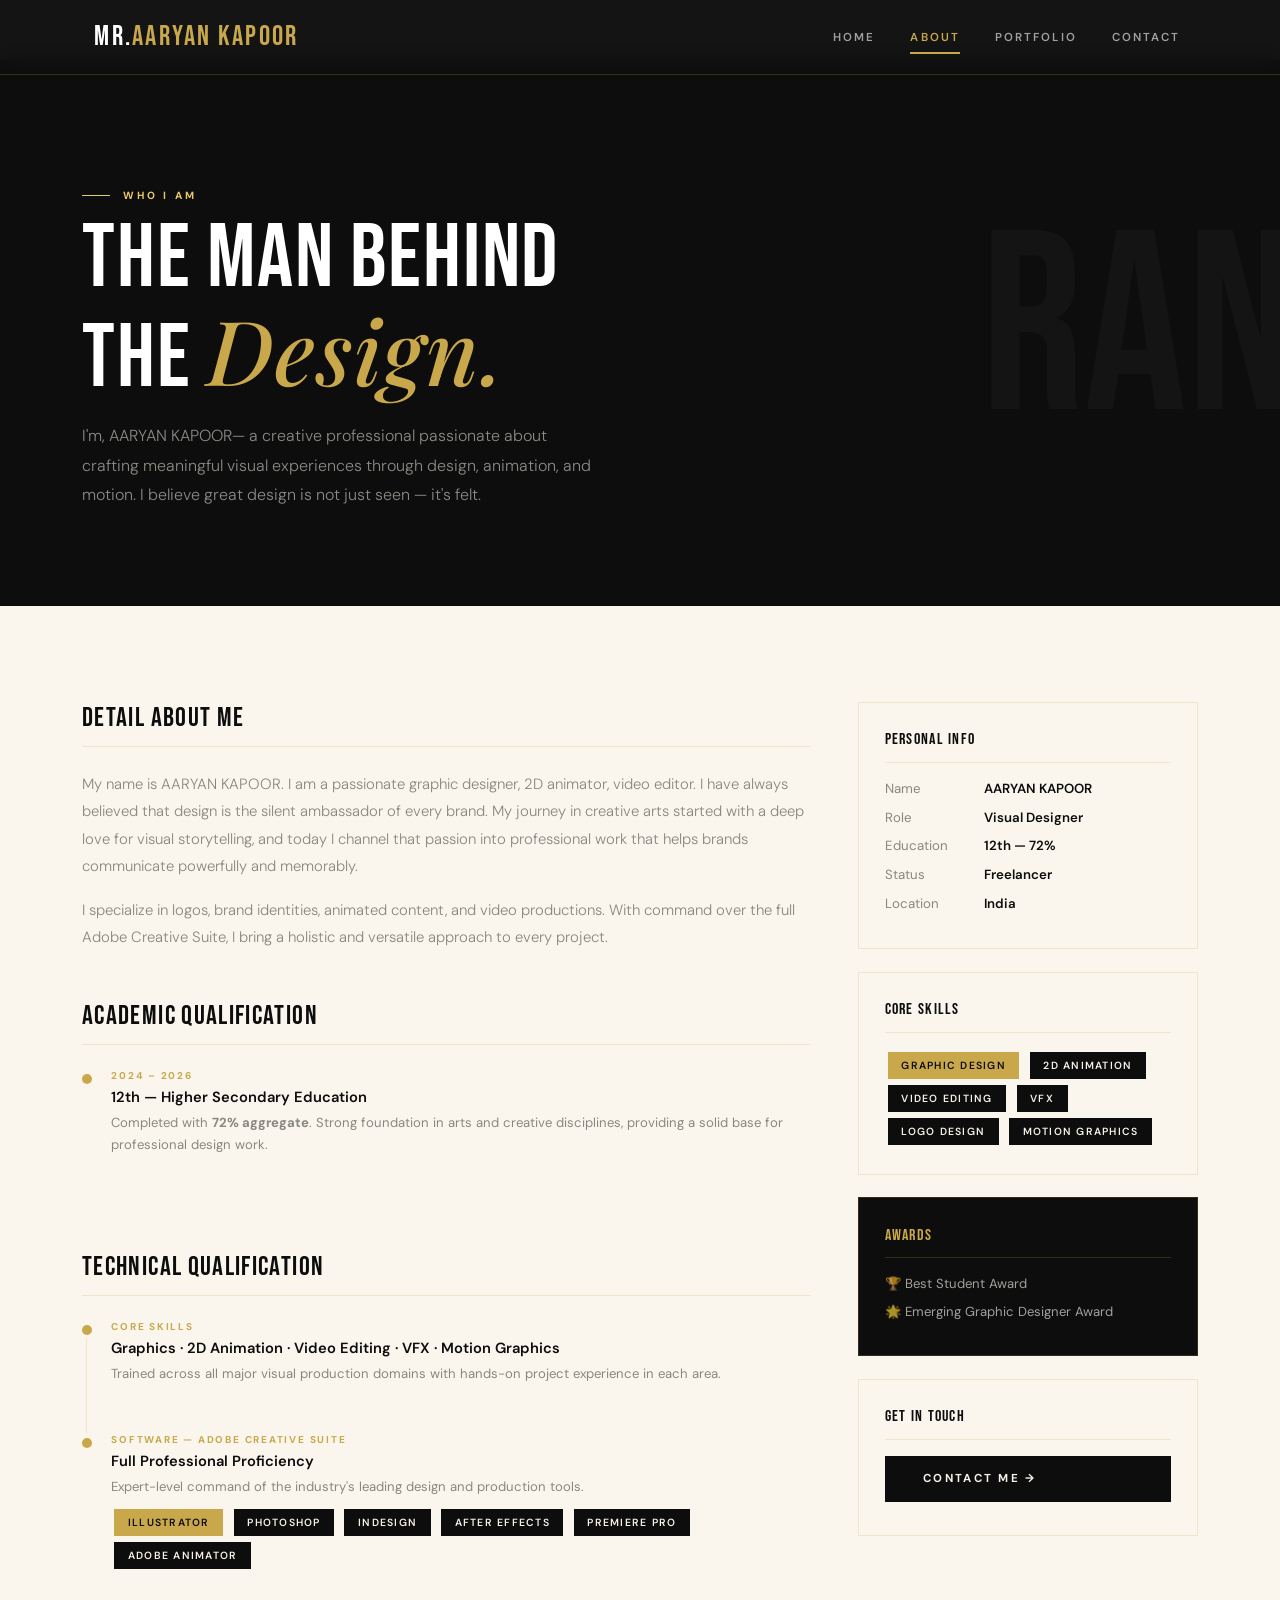
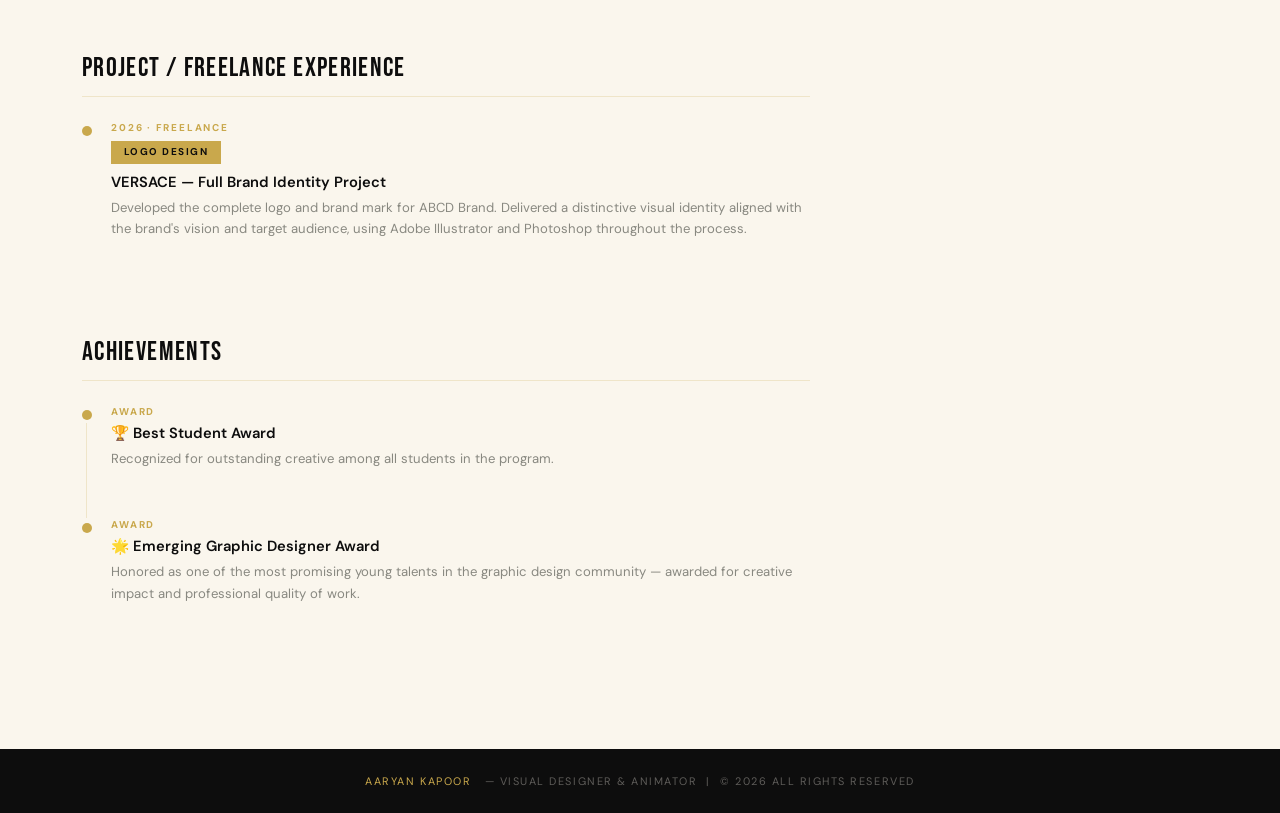
<file: about.html>
<!DOCTYPE html>
<!-- ============================================================
     about.html — Mr. Ran Portfolio | ABOUT PAGE
     Bootstrap 5.3 + Embedded CSS
     Sections: Hero · Detail · Academics · Technical · Experience · Achievements · Sidebar
   ============================================================ -->
<html lang="en">
<head>
  <meta charset="UTF-8"/>
  <meta name="viewport" content="width=device-width, initial-scale=1.0"/>
  <title>Mr. Ran | About Me</title>

  <link rel="preconnect" href="https://fonts.googleapis.com"/>
  <link href="https://fonts.googleapis.com/css2?family=Bebas+Neue&family=Playfair+Display:ital,wght@0,700;1,700&family=DM+Sans:wght@300;400;500;600&display=swap" rel="stylesheet"/>
  <link href="https://cdn.jsdelivr.net/npm/bootstrap@5.3.3/dist/css/bootstrap.min.css" rel="stylesheet"/>
  <link href="https://cdn.jsdelivr.net/npm/bootstrap-icons@1.11.3/font/bootstrap-icons.min.css" rel="stylesheet"/>

  <style>
    /* ══════════════════════════════
       CSS VARIABLES
    ══════════════════════════════ */
    :root {
      --dark:   #0d0d0d;
      --gold:   #c9a84c;
      --gold2:  #e8c96a;
      --light:  #f5f0e8;
      --cream:  #faf6ed;
      --muted:  #888880;
      --border: rgba(201,168,76,0.22);
      --ff-d:   'Bebas Neue', sans-serif;
      --ff-s:   'Playfair Display', serif;
      --ff-b:   'DM Sans', sans-serif;
      --tr:     all 0.3s ease;
    }

    /* ══════════════════════════════
       BASE
    ══════════════════════════════ */
    *, *::before, *::after { margin:0; padding:0; box-sizing:border-box; }
    html { scroll-behavior:smooth; }
    body { font-family:var(--ff-b); background:var(--cream); color:var(--dark); overflow-x:hidden; }
    a { text-decoration:none; color:inherit; transition:var(--tr); }

    /* ══════════════════════════════
       NAVBAR
    ══════════════════════════════ */
    #mainNav {
      background:rgba(13,13,13,0.97) !important;
      backdrop-filter:blur(12px);
      border-bottom:1px solid var(--border);
      padding:0.7rem 0;
    }
    .navbar-brand { font-family:var(--ff-d); font-size:1.75rem; letter-spacing:0.08em; color:#fff !important; }
    .navbar-brand span { color:var(--gold); }
    .navbar-nav .nav-link {
      font-size:0.72rem; font-weight:600; letter-spacing:0.18em; text-transform:uppercase;
      color:rgba(255,255,255,0.6) !important; padding:0.5rem 1.1rem !important;
      position:relative; transition:var(--tr);
    }
    .navbar-nav .nav-link::after {
      content:''; position:absolute; bottom:0; left:1.1rem; right:1.1rem;
      height:2px; background:var(--gold); transform:scaleX(0); transition:transform 0.3s;
    }
    .navbar-nav .nav-link:hover, .navbar-nav .nav-link.here { color:var(--gold) !important; }
    .navbar-nav .nav-link:hover::after, .navbar-nav .nav-link.here::after { transform:scaleX(1); }
    .navbar-toggler { border-color:var(--border) !important; }
    .navbar-toggler-icon { filter:invert(1); }

    /* ══════════════════════════════
       SHARED UTILITIES
    ══════════════════════════════ */
    .sec-label {
      font-size:0.65rem; font-weight:700; letter-spacing:0.3em; text-transform:uppercase;
      color:var(--gold); display:flex; align-items:center; gap:0.8rem; margin-bottom:0.7rem;
    }
    .sec-label::before { content:''; display:block; width:28px; height:1px; background:var(--gold); flex-shrink:0; }
    .sec-title { font-family:var(--ff-d); font-size:clamp(2rem,5vw,3.8rem); line-height:1; letter-spacing:0.02em; margin-bottom:1rem; }
    .sec-title em { font-family:var(--ff-s); font-style:italic; color:var(--gold); }
    .body-text { font-size:0.93rem; line-height:1.85; color:var(--muted); font-weight:300; }
    .tool-chip { display:inline-block; background:var(--dark); color:var(--light); font-size:0.65rem; font-weight:600; letter-spacing:0.12em; text-transform:uppercase; padding:0.35rem 0.85rem; margin:0.2rem; }
    .tool-chip-gold { background:var(--gold); color:var(--dark); }
    .btn-cta {
      background:var(--dark); color:var(--light); border:none; border-radius:0;
      font-family:var(--ff-b); font-size:0.72rem; font-weight:700; letter-spacing:0.2em; text-transform:uppercase;
      padding:0.9rem 2.4rem; position:relative; overflow:hidden; cursor:pointer; transition:color 0.35s;
      display:inline-block; width:100%;
    }
    .btn-cta::before { content:''; position:absolute; inset:0; background:var(--gold); transform:translateX(-101%); transition:transform 0.35s; z-index:0; }
    .btn-cta:hover { color:var(--dark); }
    .btn-cta:hover::before { transform:translateX(0); }
    .btn-cta span { position:relative; z-index:1; }
    .reveal { opacity:0; transform:translateY(26px); transition:opacity 0.65s ease, transform 0.65s ease; }
    .reveal.visible { opacity:1; transform:translateY(0); }

    /* ══════════════════════════════
       ABOUT HERO
    ══════════════════════════════ */
    .about-hero {
      background:var(--dark); color:var(--light);
      padding:8rem 0 5rem; position:relative; overflow:hidden; margin-top:60px;
    }
    .about-hero::before {
      content:'RAN'; position:absolute; right:-1rem; top:50%; transform:translateY(-50%);
      font-family:var(--ff-d); font-size:20vw; color:rgba(255,255,255,0.03); pointer-events:none;
    }
    .about-hero .sec-title { font-size:clamp(2.5rem,7vw,6rem); color:#fff; }
    .about-hero .hero-sub { font-size:1rem; max-width:520px; line-height:1.85; color:rgba(245,240,232,0.55); font-weight:300; margin-top:1rem; }
    .about-hero .sec-label { color:var(--gold2); }
    .about-hero .sec-label::before { background:var(--gold2); }

    /* ══════════════════════════════
       DETAIL SECTION
    ══════════════════════════════ */
    .detail-section { padding:6rem 0; }
    .sub-heading {
      font-family:var(--ff-d); font-size:1.7rem; letter-spacing:0.05em;
      border-bottom:1px solid var(--border); padding-bottom:0.7rem; margin-bottom:1.5rem;
    }

    /* ══════════════════════════════
       TIMELINE
    ══════════════════════════════ */
    .timeline-item { display:flex; gap:1.2rem; padding-bottom:2rem; position:relative; }
    .timeline-item::before {
      content:''; position:absolute; left:4px; top:18px; width:1px; bottom:0; background:var(--border);
    }
    .timeline-item:last-child::before { display:none; }
    .tl-dot { width:10px; height:10px; border-radius:50%; background:var(--gold); flex-shrink:0; margin-top:5px; }
    .tl-year { font-size:0.62rem; letter-spacing:0.18em; text-transform:uppercase; color:var(--gold); font-weight:700; margin-bottom:0.15rem; }
    .tl-title { font-size:0.92rem; font-weight:600; margin-bottom:0.25rem; }
    .tl-desc { font-size:0.82rem; color:var(--muted); line-height:1.65; }

    /* ══════════════════════════════
       SIDEBAR
    ══════════════════════════════ */
    .about-sidebar { position:sticky; top:90px; }
    .sidebar-card { border:1px solid var(--border); padding:1.6rem; margin-bottom:1.4rem; background:var(--cream); }
    .sidebar-card-dark { background:var(--dark); border-color:rgba(201,168,76,0.2); }
    .sidebar-title { font-family:var(--ff-d); font-size:1rem; letter-spacing:0.08em; margin-bottom:1rem; padding-bottom:0.6rem; border-bottom:1px solid var(--border); }
    .sidebar-card-dark .sidebar-title { color:var(--gold); border-color:rgba(201,168,76,0.2); }
    .info-row { display:flex; gap:0.6rem; margin-bottom:0.55rem; font-size:0.83rem; }
    .info-key { color:var(--muted); min-width:90px; flex-shrink:0; }
    .info-val { font-weight:600; }
    .award-item { font-size:0.82rem; color:rgba(245,240,232,0.65); margin-bottom:0.5rem; }
    .exp-badge { display:inline-block; background:var(--gold); color:var(--dark); font-size:0.62rem; font-weight:700; letter-spacing:0.15em; text-transform:uppercase; padding:0.25rem 0.8rem; margin-bottom:0.4rem; }

    /* ══════════════════════════════
       FOOTER
    ══════════════════════════════ */
    footer { background:var(--dark); color:rgba(245,240,232,0.35); text-align:center; padding:1.5rem; font-size:0.68rem; letter-spacing:0.14em; text-transform:uppercase; }
    footer span { color:var(--gold); }

    @media (max-width:991.98px) { .about-sidebar { position:static; margin-top:3rem; } .about-hero { padding:6rem 0 4rem; } }
    @media (max-width:767.98px) { .about-hero::before { font-size:28vw; } }
  </style>
</head>
<body>

<!-- ── NAVBAR ── -->
<nav class="navbar navbar-expand-lg fixed-top" id="mainNav">
  <div class="container">
    <a class="navbar-brand" href="index.html">&nbsp; MR.<span>AARYAN KAPOOR </span></a>
    <button class="navbar-toggler" type="button" data-bs-toggle="collapse" data-bs-target="#navMenu">
      <span class="navbar-toggler-icon"></span>
    </button>
    <div class="collapse navbar-collapse" id="navMenu">
      <ul class="navbar-nav ms-auto">
        <li class="nav-item"><a class="nav-link"      href="index.html">Home</a></li>
        <li class="nav-item"><a class="nav-link here" href="about.html">About</a></li>
        <li class="nav-item"><a class="nav-link"      href="portfolio.html">Portfolio</a></li>
        <li class="nav-item"><a class="nav-link"      href="contact.html">Contact</a></li>
      </ul>
    </div>
  </div>
</nav>

<!-- ══════════════════════════════
     SECTION 1 — ABOUT HERO
══════════════════════════════ -->
<section class="about-hero">
  <div class="container" style="position:relative;z-index:1;">
    <div class="sec-label">Who I Am</div>
    <h1 class="sec-title">The Man Behind<br/>the <em>Design.</em></h1>
    <p class="hero-sub">I'm, AARYAN KAPOOR— a creative professional passionate about crafting meaningful visual experiences through design, animation, and motion. I believe great design is not just seen — it's felt.</p>
  </div>
</section>

<!-- Main 2-column layout: content + sidebar -->
<section class="detail-section">
  <div class="container">
    <div class="row g-5">

      <!-- ── LEFT: All Content ── -->
      <div class="col-lg-8">

        <!-- ══════════════════════════════
             SECTION 2 — DETAIL ABOUT ME
        ══════════════════════════════ -->
        <div class="mb-5 reveal">
          <h3 class="sub-heading">Detail About Me</h3>
          <p class="body-text mb-3">My name is AARYAN KAPOOR. I am a passionate graphic designer, 2D animator, video editor. I have always believed that design is the silent ambassador of every brand. My journey in creative arts started with a deep love for visual storytelling, and today I channel that passion into professional work that helps brands communicate powerfully and memorably.</p>
          <p class="body-text">I specialize in logos, brand identities, animated content, and video productions. With command over the full Adobe Creative Suite, I bring a holistic and versatile approach to every project.</p>
        </div>

        <!-- ══════════════════════════════
             SECTION 3 — ACADEMIC QUALIFICATION
        ══════════════════════════════ -->
        <div class="mb-5 reveal">
          <h3 class="sub-heading">Academic Qualification</h3>
          <div class="timeline-item">
            <div class="tl-dot"></div>
            <div>
              <div class="tl-year">2024 – 2026</div>
              <div class="tl-title">12th — Higher Secondary Education</div>
              <p class="tl-desc">Completed with <strong>72% aggregate</strong>. Strong foundation in arts and creative disciplines, providing a solid base for professional design work.</p>
            </div>
          </div>
        </div>

        <!-- ══════════════════════════════
             SECTION 4 — TECHNICAL QUALIFICATION
        ══════════════════════════════ -->
        <div class="mb-5 reveal">
          <h3 class="sub-heading">Technical Qualification</h3>
          <div class="timeline-item">
            <div class="tl-dot"></div>
            <div>
              <div class="tl-year">Core Skills</div>
              <div class="tl-title">Graphics · 2D Animation · Video Editing · VFX · Motion Graphics</div>
              <p class="tl-desc">Trained across all major visual production domains with hands-on project experience in each area.</p>
            </div>
          </div>
          <div class="timeline-item">
            <div class="tl-dot"></div>
            <div>
              <div class="tl-year">Software — Adobe Creative Suite</div>
              <div class="tl-title">Full Professional Proficiency</div>
              <p class="tl-desc mb-2">Expert-level command of the industry's leading design and production tools.</p>
              <span class="tool-chip tool-chip-gold">Illustrator</span>
              <span class="tool-chip">Photoshop</span>
              <span class="tool-chip">InDesign</span>
              <span class="tool-chip">After Effects</span>
              <span class="tool-chip">Premiere Pro</span>
              <span class="tool-chip">Adobe Animator</span>
            </div>
          </div>
        </div>

        <!-- ══════════════════════════════
             SECTION 5 — PROJECT / FREELANCE EXPERIENCE
        ══════════════════════════════ -->
        <div class="mb-5 reveal">
          <h3 class="sub-heading">Project / Freelance Experience</h3>
          <div class="timeline-item">
            <div class="tl-dot"></div>
            <div>
              <div class="tl-year">2026 · Freelance</div>
              <span class="exp-badge">Logo Design</span>
              <div class="tl-title">VERSACE — Full Brand Identity Project</div>
              <p class="tl-desc">Developed the complete logo and brand mark for ABCD Brand. Delivered a distinctive visual identity aligned with the brand's vision and target audience, using Adobe Illustrator and Photoshop throughout the process.</p>
            </div>
          </div>
        </div>

        <!-- ══════════════════════════════
             SECTION 6 — ACHIEVEMENTS
        ══════════════════════════════ -->
        <div class="reveal">
          <h3 class="sub-heading">Achievements</h3>
          <div class="timeline-item">
            <div class="tl-dot"></div>
            <div>
              <div class="tl-year">Award</div>
              <div class="tl-title">🏆 Best Student Award</div>
              <p class="tl-desc">Recognized for outstanding creative among all students in the program.</p>
            </div>
          </div>
          <div class="timeline-item">
            <div class="tl-dot"></div>
            <div>
              <div class="tl-year">Award</div>
              <div class="tl-title">🌟 Emerging Graphic Designer Award</div>
              <p class="tl-desc">Honored as one of the most promising young talents in the graphic design community — awarded for creative impact and professional quality of work.</p>
            </div>
          </div>
        </div>

      </div><!-- /col-lg-8 -->

      <!-- ── RIGHT: Sidebar ── -->
      <div class="col-lg-4 reveal">
        <div class="about-sidebar">

          <div class="sidebar-card">
            <div class="sidebar-title">Personal Info&nbsp;</div>
            <div class="info-row"><span class="info-key">Name</span><span class="info-val">AARYAN KAPOOR&nbsp;</span></div>
            <div class="info-row"><span class="info-key">Role</span><span class="info-val">Visual Designer</span></div>
            <div class="info-row"><span class="info-key">Education</span><span class="info-val">12th — 72%</span></div>
            <div class="info-row"><span class="info-key">Status</span><span class="info-val">Freelancer</span></div>
            <div class="info-row"><span class="info-key">Location</span><span class="info-val">India</span></div>
          </div>

          <div class="sidebar-card">
            <div class="sidebar-title">Core Skills</div>
            <span class="tool-chip tool-chip-gold">Graphic Design</span>
            <span class="tool-chip">2D Animation</span>
            <span class="tool-chip">Video Editing</span>
            <span class="tool-chip">VFX</span>
            <span class="tool-chip">Logo Design</span>
            <span class="tool-chip">Motion Graphics</span>
          </div>

          <div class="sidebar-card sidebar-card-dark">
            <div class="sidebar-title">Awards</div>
            <p class="award-item">🏆 Best Student Award</p>
            <p class="award-item">🌟 Emerging Graphic Designer Award</p>
          </div>

          <div class="sidebar-card">
            <div class="sidebar-title">Get in Touch</div>
            <a class="btn-cta" href="contact.html"><span>Contact Me →</span></a>
          </div>

        </div>
      </div><!-- /sidebar -->

    </div><!-- /row -->
  </div>
</section>

<footer>
  <span>aaryan kapoor&nbsp;&nbsp;</span> — Visual Designer &amp; Animator &nbsp;|&nbsp; © 2026 All Rights Reserved
</footer>

<script src="https://cdn.jsdelivr.net/npm/bootstrap@5.3.3/dist/js/bootstrap.bundle.min.js"></script>
<script>
  var obs = new IntersectionObserver(function(entries) {
    entries.forEach(function(e) { if (e.isIntersecting) e.target.classList.add('visible'); });
  }, { threshold: 0.12 });
  document.querySelectorAll('.reveal').forEach(function(el) { obs.observe(el); });
</script>
</body>
</html>
</file>
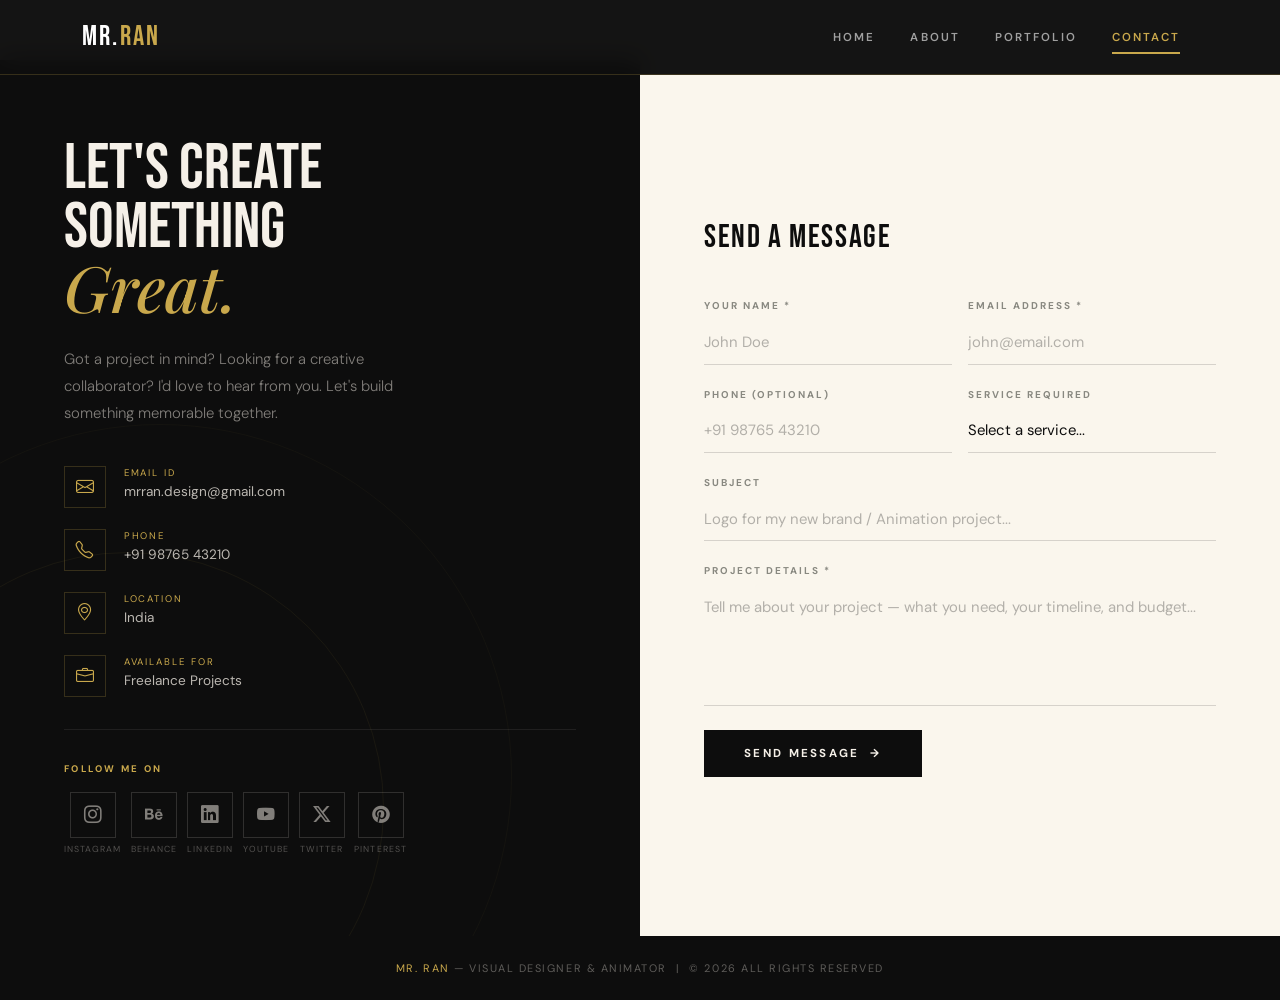
<file: contact.html>
<!DOCTYPE html>
<!-- ============================================================
     contact.html — Mr. Ran Portfolio | CONTACT PAGE
     Bootstrap 5.3 + Embedded CSS
     Sections: Split Layout · Contact Info · Email · Social Links · Form
   ============================================================ -->
<html lang="en">
<head>
  <meta charset="UTF-8"/>
  <meta name="viewport" content="width=device-width, initial-scale=1.0"/>
  <title>Mr. Ran | Contact</title>

  <link rel="preconnect" href="https://fonts.googleapis.com"/>
  <link href="https://fonts.googleapis.com/css2?family=Bebas+Neue&family=Playfair+Display:ital,wght@0,700;1,700&family=DM+Sans:wght@300;400;500;600&display=swap" rel="stylesheet"/>
  <link href="https://cdn.jsdelivr.net/npm/bootstrap@5.3.3/dist/css/bootstrap.min.css" rel="stylesheet"/>
  <link href="https://cdn.jsdelivr.net/npm/bootstrap-icons@1.11.3/font/bootstrap-icons.min.css" rel="stylesheet"/>

  <style>
    /* ══════════════════════════════
       CSS VARIABLES
    ══════════════════════════════ */
    :root {
      --dark:   #0d0d0d;
      --gold:   #c9a84c;
      --gold2:  #e8c96a;
      --light:  #f5f0e8;
      --cream:  #faf6ed;
      --muted:  #888880;
      --border: rgba(201,168,76,0.22);
      --ff-d:   'Bebas Neue', sans-serif;
      --ff-s:   'Playfair Display', serif;
      --ff-b:   'DM Sans', sans-serif;
      --tr:     all 0.3s ease;
    }

    /* ══════════════════════════════
       BASE
    ══════════════════════════════ */
    *, *::before, *::after { margin:0; padding:0; box-sizing:border-box; }
    html { scroll-behavior:smooth; height:100%; }
    body { font-family:var(--ff-b); background:var(--cream); color:var(--dark); overflow-x:hidden; min-height:100vh; display:flex; flex-direction:column; }
    a { text-decoration:none; color:inherit; transition:var(--tr); }
    main { flex:1; }

    /* ══════════════════════════════
       NAVBAR
    ══════════════════════════════ */
    #mainNav {
      background:rgba(13,13,13,0.97) !important;
      backdrop-filter:blur(12px);
      border-bottom:1px solid var(--border);
      padding:0.7rem 0;
    }
    .navbar-brand { font-family:var(--ff-d); font-size:1.75rem; letter-spacing:0.08em; color:#fff !important; }
    .navbar-brand span { color:var(--gold); }
    .navbar-nav .nav-link {
      font-size:0.72rem; font-weight:600; letter-spacing:0.18em; text-transform:uppercase;
      color:rgba(255,255,255,0.6) !important; padding:0.5rem 1.1rem !important;
      position:relative; transition:var(--tr);
    }
    .navbar-nav .nav-link::after {
      content:''; position:absolute; bottom:0; left:1.1rem; right:1.1rem;
      height:2px; background:var(--gold); transform:scaleX(0); transition:transform 0.3s;
    }
    .navbar-nav .nav-link:hover, .navbar-nav .nav-link.here { color:var(--gold) !important; }
    .navbar-nav .nav-link:hover::after, .navbar-nav .nav-link.here::after { transform:scaleX(1); }
    .navbar-toggler { border-color:var(--border) !important; }
    .navbar-toggler-icon { filter:invert(1); }

    /* ══════════════════════════════
       PAGE LAYOUT — SPLIT
    ══════════════════════════════ */
    .contact-page {
      margin-top:60px;
      display:grid;
      grid-template-columns:1fr 1fr;
      min-height:calc(100vh - 60px - 58px);
    }

    /* ══════════════════════════════
       SECTION 1 — LEFT DARK COLUMN
       (Contact Info + Email + Social)
    ══════════════════════════════ */
    .contact-left {
      background:var(--dark);
      color:var(--light);
      padding:5rem 4rem;
      position:relative;
      overflow:hidden;
      display:flex;
      flex-direction:column;
      justify-content:center;
    }

    /* Decorative rings */
    .contact-left::before {
      content:''; position:absolute; bottom:-8rem; left:-8rem;
      width:32rem; height:32rem; border-radius:50%;
      border:1px solid rgba(201,168,76,0.07);
    }
    .contact-left::after {
      content:''; position:absolute; bottom:-12rem; left:-12rem;
      width:44rem; height:44rem; border-radius:50%;
      border:1px solid rgba(201,168,76,0.04);
    }

    .contact-inner { position:relative; z-index:1; }

    /* Heading */
    .contact-heading {
      font-family:var(--ff-d);
      font-size:clamp(2.5rem,5vw,4.5rem);
      line-height:0.92; margin-bottom:1.4rem;
    }
    .contact-heading em { font-family:var(--ff-s); font-style:italic; color:var(--gold); }

    /* Intro text */
    .contact-intro {
      font-size:0.93rem; color:rgba(245,240,232,0.5); line-height:1.8;
      max-width:380px; margin-bottom:2.5rem; font-weight:300;
    }

    /* ── Email ID ── */
    .email-block {
      display:flex; align-items:flex-start; gap:1.1rem; margin-bottom:1.3rem;
    }
    .info-icon {
      width:42px; height:42px; border:1px solid var(--border);
      display:flex; align-items:center; justify-content:center;
      font-size:1.1rem; flex-shrink:0; color:var(--gold); transition:var(--tr);
    }
    .info-icon:hover { background:rgba(201,168,76,0.1); }
    .info-label { font-size:0.6rem; letter-spacing:0.2em; text-transform:uppercase; color:var(--gold); margin-bottom:0.1rem; }
    .info-val { font-size:0.85rem; color:rgba(245,240,232,0.75); }
    .info-val a { color:rgba(245,240,232,0.75); }
    .info-val a:hover { color:var(--gold); }

    /* Divider line */
    .contact-divider { height:1px; background:rgba(245,240,232,0.08); margin:2rem 0; }

    /* ── Social Media Links ── */
    .social-heading {
      font-size:0.6rem; letter-spacing:0.25em; text-transform:uppercase;
      color:var(--gold); margin-bottom:1rem; font-weight:700;
    }
    .social-grid { display:flex; gap:0.6rem; flex-wrap:wrap; }
    .social-btn {
      width:46px; height:46px; border:1px solid rgba(245,240,232,0.15);
      background:transparent; color:rgba(245,240,232,0.5);
      display:flex; align-items:center; justify-content:center;
      font-size:1.1rem; transition:var(--tr); text-decoration:none;
    }
    .social-btn:hover { border-color:var(--gold); color:var(--gold); background:rgba(201,168,76,0.06); }

    /* Social name labels */
    .social-item { display:flex; flex-direction:column; align-items:center; gap:0.3rem; }
    .social-name { font-size:0.55rem; letter-spacing:0.12em; text-transform:uppercase; color:rgba(245,240,232,0.3); }

    /* ══════════════════════════════
       SECTION 2 — RIGHT FORM COLUMN
    ══════════════════════════════ */
    .contact-right {
      background:var(--cream); padding:5rem 4rem;
      display:flex; align-items:center;
    }
    .form-inner { width:100%; }

    .form-heading {
      font-family:var(--ff-d); font-size:2rem;
      letter-spacing:0.05em; margin-bottom:2.2rem;
    }

    /* Bootstrap form — restyled underline inputs */
    .mr-form .form-label {
      font-size:0.62rem; font-weight:700; letter-spacing:0.2em;
      text-transform:uppercase; color:var(--muted); margin-bottom:0.4rem;
    }
    .mr-form .form-control,
    .mr-form .form-select {
      border:none; border-bottom:1.5px solid rgba(13,13,13,0.15);
      border-radius:0; background:transparent;
      padding:0.65rem 0; font-family:var(--ff-b);
      font-size:0.93rem; color:var(--dark);
      box-shadow:none !important; transition:border-color 0.3s;
    }
    .mr-form .form-control:focus,
    .mr-form .form-select:focus { border-bottom-color:var(--gold); outline:none; background:transparent; }
    .mr-form .form-control::placeholder { color:rgba(13,13,13,0.3); }
    .mr-form textarea.form-control { height:120px; resize:none; padding-top:0.65rem; }

    /* Submit button */
    .btn-send {
      background:var(--dark); color:var(--light); border:none; border-radius:0;
      font-family:var(--ff-b); font-size:0.72rem; font-weight:700;
      letter-spacing:0.2em; text-transform:uppercase;
      padding:0.95rem 2.5rem; position:relative; overflow:hidden;
      cursor:pointer; transition:color 0.35s; margin-top:0.5rem;
    }
    .btn-send::before {
      content:''; position:absolute; inset:0; background:var(--gold);
      transform:translateX(-101%); transition:transform 0.35s; z-index:0;
    }
    .btn-send:hover { color:var(--dark); }
    .btn-send:hover::before { transform:translateX(0); }
    .btn-send span { position:relative; z-index:1; }

    /* Success message */
    .success-msg {
      display:none; color:var(--gold); font-size:0.82rem;
      font-weight:700; letter-spacing:0.06em; margin-top:1rem;
    }

    /* ══════════════════════════════
       FOOTER
    ══════════════════════════════ */
    footer { background:var(--dark); color:rgba(245,240,232,0.35); text-align:center; padding:1.5rem; font-size:0.68rem; letter-spacing:0.14em; text-transform:uppercase; }
    footer span { color:var(--gold); }

    /* ══════════════════════════════
       RESPONSIVE
    ══════════════════════════════ */
    @media (max-width:991.98px) {
      .contact-page { grid-template-columns:1fr; }
      .contact-left { padding:4rem 2.5rem; }
      .contact-right { padding:4rem 2.5rem; }
    }
    @media (max-width:767.98px) {
      .contact-left { padding:3.5rem 1.5rem; }
      .contact-right { padding:3rem 1.5rem; }
    }
  </style>
</head>
<body>

<!-- ── NAVBAR ── -->
<nav class="navbar navbar-expand-lg fixed-top" id="mainNav">
  <div class="container">
    <a class="navbar-brand" href="index.html">MR.<span>RAN</span></a>
    <button class="navbar-toggler" type="button" data-bs-toggle="collapse" data-bs-target="#navMenu">
      <span class="navbar-toggler-icon"></span>
    </button>
    <div class="collapse navbar-collapse" id="navMenu">
      <ul class="navbar-nav ms-auto">
        <li class="nav-item"><a class="nav-link"      href="index.html">Home</a></li>
        <li class="nav-item"><a class="nav-link"      href="about.html">About</a></li>
        <li class="nav-item"><a class="nav-link"      href="portfolio.html">Portfolio</a></li>
        <li class="nav-item"><a class="nav-link here" href="contact.html">Contact</a></li>
      </ul>
    </div>
  </div>
</nav>

<main>
  <div class="contact-page">

    <!-- ══════════════════════════════
         SECTION 1 — LEFT DARK COLUMN
         Contact Info · Email · Social
    ══════════════════════════════ -->
    <div class="contact-left">
      <div class="contact-inner">

        <h1 class="contact-heading">
          Let's Create<br/>Something<br/><em>Great.</em>
        </h1>

        <p class="contact-intro">
          Got a project in mind? Looking for a creative collaborator? I'd love to hear from you. Let's build something memorable together.
        </p>

        <!-- ── Email ID ── -->
        <div class="email-block">
          <div class="info-icon"><i class="bi bi-envelope"></i></div>
          <div>
            <div class="info-label">Email ID</div>
            <div class="info-val">
              <a href="mailto:mrran.design@gmail.com">mrran.design@gmail.com</a>
            </div>
          </div>
        </div>

        <!-- ── Phone ── -->
        <div class="email-block">
          <div class="info-icon"><i class="bi bi-telephone"></i></div>
          <div>
            <div class="info-label">Phone</div>
            <div class="info-val">+91 98765 43210</div>
          </div>
        </div>

        <!-- ── Location ── -->
        <div class="email-block">
          <div class="info-icon"><i class="bi bi-geo-alt"></i></div>
          <div>
            <div class="info-label">Location</div>
            <div class="info-val">India</div>
          </div>
        </div>

        <!-- ── Available For ── -->
        <div class="email-block">
          <div class="info-icon"><i class="bi bi-briefcase"></i></div>
          <div>
            <div class="info-label">Available For</div>
            <div class="info-val">Freelance Projects</div>
          </div>
        </div>

        <div class="contact-divider"></div>

        <!-- ── Social Media Links ── -->
        <div class="social-heading">Follow Me On</div>
        <div class="social-grid">

          <div class="social-item">
            <a href="#" class="social-btn" title="Instagram">
              <i class="bi bi-instagram"></i>
            </a>
            <span class="social-name">Instagram</span>
          </div>

          <div class="social-item">
            <a href="#" class="social-btn" title="Behance">
              <i class="bi bi-behance"></i>
            </a>
            <span class="social-name">Behance</span>
          </div>

          <div class="social-item">
            <a href="#" class="social-btn" title="LinkedIn">
              <i class="bi bi-linkedin"></i>
            </a>
            <span class="social-name">LinkedIn</span>
          </div>

          <div class="social-item">
            <a href="#" class="social-btn" title="YouTube">
              <i class="bi bi-youtube"></i>
            </a>
            <span class="social-name">YouTube</span>
          </div>

          <div class="social-item">
            <a href="#" class="social-btn" title="Twitter / X">
              <i class="bi bi-twitter-x"></i>
            </a>
            <span class="social-name">Twitter</span>
          </div>

          <div class="social-item">
            <a href="#" class="social-btn" title="Pinterest">
              <i class="bi bi-pinterest"></i>
            </a>
            <span class="social-name">Pinterest</span>
          </div>

        </div><!-- /social-grid -->
      </div><!-- /contact-inner -->
    </div><!-- /contact-left -->

    <!-- ══════════════════════════════
         SECTION 2 — RIGHT FORM COLUMN
         Contact Form
    ══════════════════════════════ -->
    <div class="contact-right">
      <div class="form-inner">

        <h2 class="form-heading">Send a Message</h2>

        <form class="mr-form" onsubmit="handleSubmit(event)" novalidate>
          <div class="row g-3">

            <!-- Name -->
            <div class="col-md-6">
              <label class="form-label">Your Name *</label>
              <input type="text" class="form-control" placeholder="John Doe" required/>
            </div>

            <!-- Email -->
            <div class="col-md-6">
              <label class="form-label">Email Address *</label>
              <input type="email" class="form-control" placeholder="john@email.com" required/>
            </div>

            <!-- Phone -->
            <div class="col-md-6">
              <label class="form-label">Phone (Optional)</label>
              <input type="tel" class="form-control" placeholder="+91 98765 43210"/>
            </div>

            <!-- Service -->
            <div class="col-md-6">
              <label class="form-label">Service Required</label>
              <select class="form-select">
                <option value="">Select a service...</option>
                <option>Logo Design</option>
                <option>2D Animation</option>
                <option>Video Editing</option>
                <option>VFX</option>
                <option>Brand Identity</option>
                <option>Motion Graphics</option>
                <option>Print Design</option>
                <option>Other</option>
              </select>
            </div>

            <!-- Subject -->
            <div class="col-12">
              <label class="form-label">Subject</label>
              <input type="text" class="form-control" placeholder="Logo for my new brand / Animation project..."/>
            </div>

            <!-- Message -->
            <div class="col-12">
              <label class="form-label">Project Details *</label>
              <textarea class="form-control" placeholder="Tell me about your project — what you need, your timeline, and budget..." required></textarea>
            </div>

            <!-- Submit -->
            <div class="col-12">
              <button type="submit" class="btn-send">
                <span id="btnText">Send Message &nbsp;→</span>
              </button>
              <p class="success-msg" id="successMsg">
                ✓ Message sent! I'll get back to you within 24 hours.
              </p>
            </div>

          </div><!-- /row -->
        </form>

      </div><!-- /form-inner -->
    </div><!-- /contact-right -->

  </div><!-- /contact-page -->
</main>

<footer>
  <span>Mr. Ran</span> — Visual Designer &amp; Animator &nbsp;|&nbsp; © 2026 All Rights Reserved
</footer>

<script src="https://cdn.jsdelivr.net/npm/bootstrap@5.3.3/dist/js/bootstrap.bundle.min.js"></script>
<script>
  function handleSubmit(e) {
    e.preventDefault();
    var btn = document.getElementById('btnText');
    var msg = document.getElementById('successMsg');
    btn.textContent = 'Sending...';
    setTimeout(function() {
      btn.textContent = 'Sent ✓';
      msg.style.display = 'block';
    }, 1200);
  }
</script>
</body>
</html>
</file>
